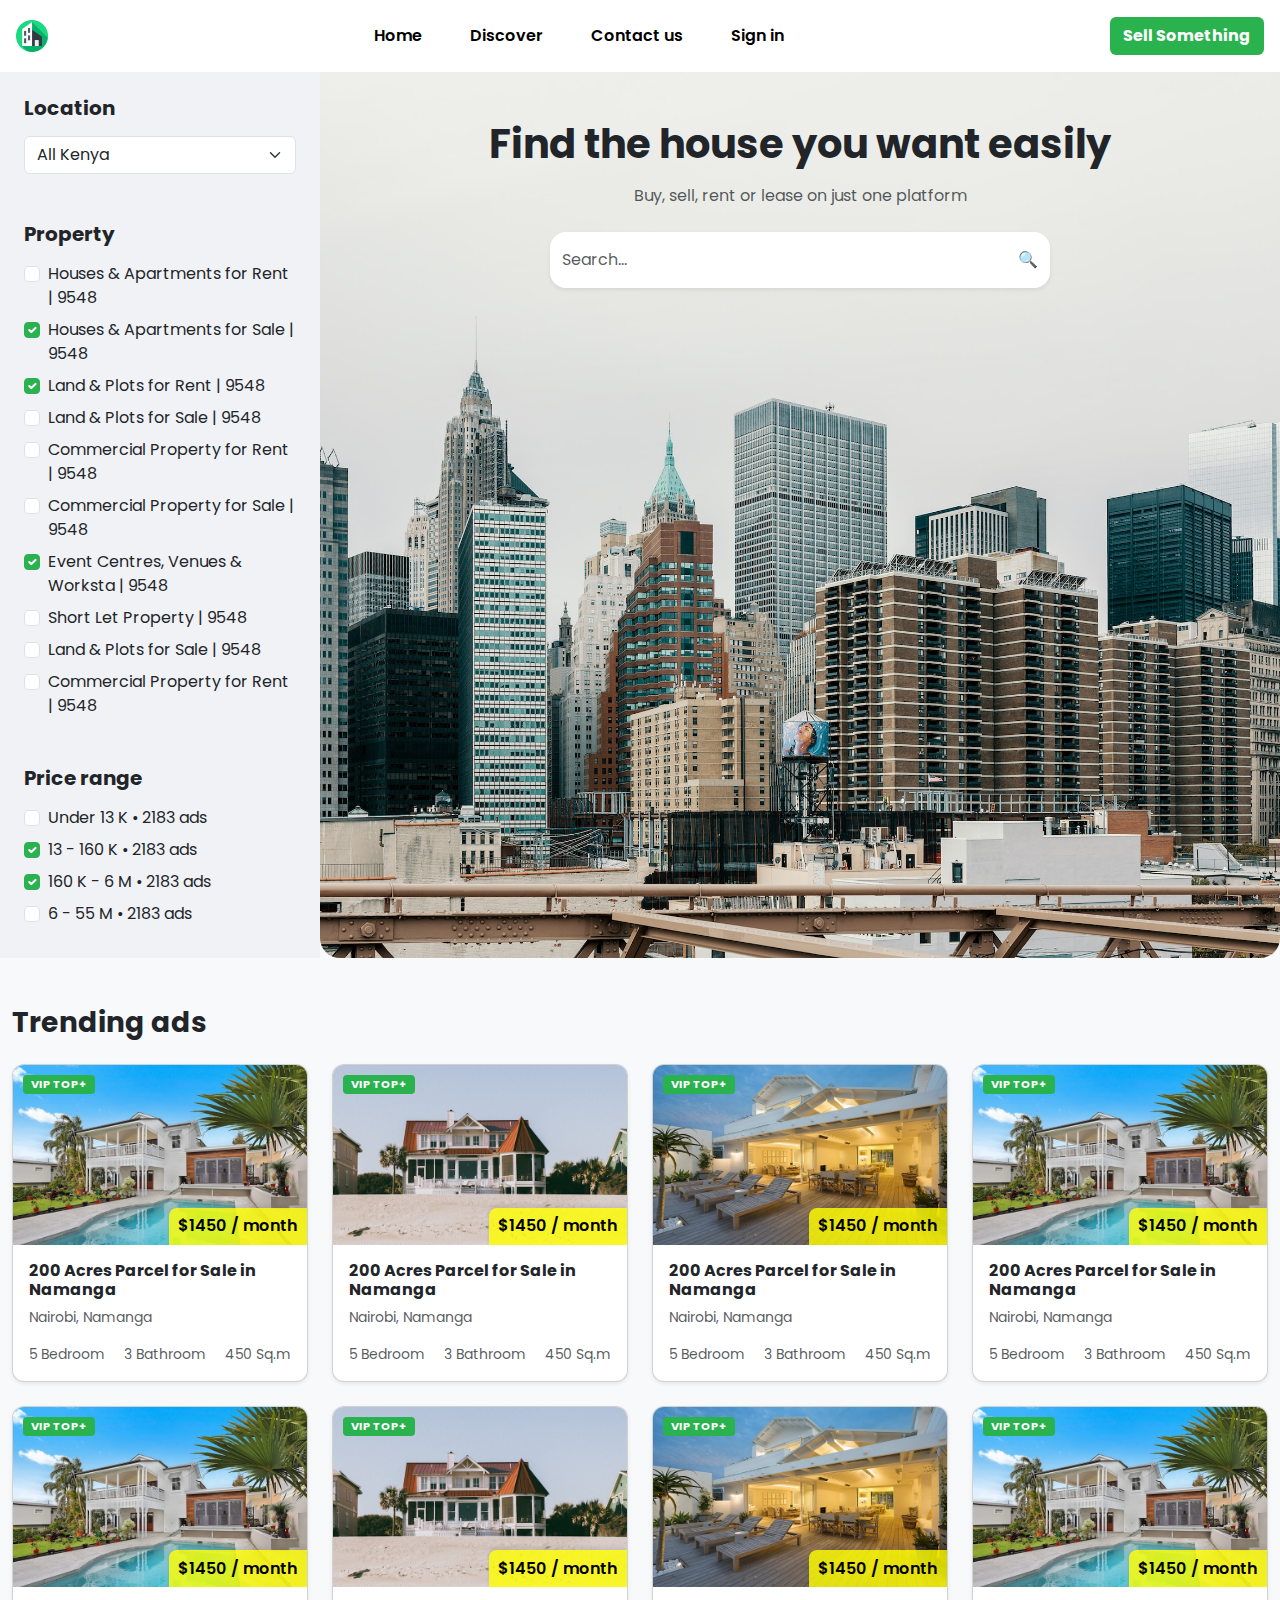
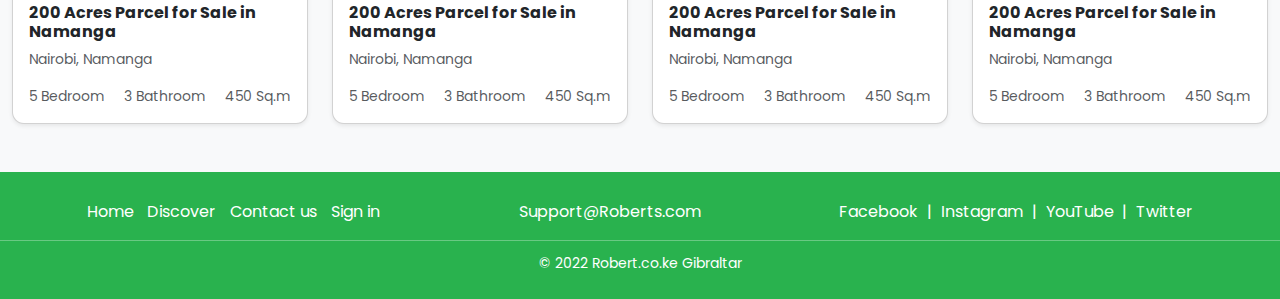
<file: index.html>
<!DOCTYPE html>
<html lang="en">
  <head>
    <meta charset="UTF-8" />
    <meta name="viewport" content="width=device-width, initial-scale=1.0" />

    <link rel="shortcut icon" href="src/images/logo.svg" type="image-logo" />
    <title>home</title>

    <!--meta tags-->
    <!-- SEO: description და keywords -->
    <meta name="description" content="იყიდება და ქირავდება ბინები/სახლები" />
    <meta
      name="keywords"
      content="უძრავი ქონება, იყიდება ბინა, ქირავდება ბინა, სახლი იყიდება, ქირავდება სახლი, იყიდება აპარტამენტი"
    />

    <!-- Open Graph (Facebook, LinkedIn) -->
    <meta
      property="og:url"
      content="house.html"
    />
    <meta property="og:type" content="website" />
    <meta property="og:title" content="იყიდება და ქირავდება ბინები" />
    <meta
      property="og:description"
      content="იყიდება და ქირავდება სახლები/აპარტამენტები/ბინები."
    />
    <meta
      property="og:image"
      content="https://github.com/R-Grigala/Find_House/main/src/images/cover.jpg"
    />

    <!-- Twitter Cards -->
    <meta name="twitter:card" content="summary_large_image" />
    <meta name="twitter:title" content="იყიდება&ქირავდება" />
    <meta name="twitter:description" content="ბინები და სახლები." />
    <meta
      name="twitter:image"
      content="https://raw.githubusercontent.com/R-Grigala/Find_House/main/src/images/1_house.jpg"
    />

    <!-- Fonts & CSS -->
    <link href="https://fonts.googleapis.com/css2?family=Poppins:wght@400;500;600;700&display=swap" rel="stylesheet">
    <link href="https://cdn.jsdelivr.net/npm/bootstrap@5.3.3/dist/css/bootstrap.min.css" rel="stylesheet">
    <link rel="stylesheet" href="src/css/style.css">

    <!-- JS -->
    <script src="https://cdn.jsdelivr.net/npm/bootstrap@5.3.3/dist/js/bootstrap.bundle.min.js" defer></script>
  </head>
  <body>
    <div class="main-container">
      <!--header nav-->
      <header class="d-flex align-items-center justify-content-between p-3 shadow-sm header-custom">
          <div class="logo">
              <a href="index.html"><img src="src/images/logo.svg" alt="Logo" height="32"></a>
          </div>
          <nav class="d-none d-md-flex justify-content-center flex-grow-1">
              <ul class="nav">
                  <li class="nav-item"><a class="nav-link fw-semibold" href="index.html">Home</a></li>
                  <li class="nav-item"><a class="nav-link fw-semibold" href="#">Discover</a></li>
                  <li class="nav-item"><a class="nav-link fw-semibold" href="#">Contact us</a></li>
                  <li class="nav-item"><a class="nav-link fw-semibold" href="#">Sign in</a></li>
              </ul>
          </nav>
          <div>
              <a href="#" class="btn btn-custom fw-bold">Sell Something</a>
          </div>
      </header>
    </div>
    <!-- Main & Sidebar -->
    <div class="container-fluid hero-section px-0">
      <div class="row g-0">
        <!-- Sidebar -->
        <div class="col-lg-3 sidebar p-4">
          <h5 class="fw-bold mb-3">Location</h5>
          <select class="form-select mb-5" aria-label="Location select">
              <option selected>All Kenya</option>
              <option value="1">Nairobi</option>
              <option value="2">Mombasa</option>
              <option value="3">Kisumu</option>
          </select>

        <h5 class="fw-bold mb-3">Property</h5>
        <div class="mb-5">
          <div class="form-check mb-2">
              <input class="form-check-input" type="checkbox" id="prop-rent-house" >
              <label class="form-check-label" for="prop-rent-house">Houses & Apartments for Rent | 9548</label>
          </div>
          <div class="form-check mb-2">
              <input class="form-check-input" type="checkbox" id="prop-sale-house" checked>
              <label class="form-check-label" for="prop-sale-house">Houses & Apartments for Sale | 9548</label>
          </div>
          <div class="form-check mb-2">
              <input class="form-check-input" type="checkbox" id="prop-rent-land" checked>
              <label class="form-check-label" for="prop-rent-land">Land & Plots for Rent | 9548</label>
          </div>
          <div class="form-check mb-2">
              <input class="form-check-input" type="checkbox" id="prop-sale-land" >
              <label class="form-check-label" for="prop-sale-land">Land & Plots for Sale | 9548</label>
          </div>
          <div class="form-check mb-2">
              <input class="form-check-input" type="checkbox" id="prop-rent-commercial">
              <label class="form-check-label" for="prop-rent-commercial">Commercial Property for Rent | 9548</label>
          </div>
          <div class="form-check mb-2">
              <input class="form-check-input" type="checkbox" id="prop-sale-commercial">
              <label class="form-check-label" for="prop-sale-commercial">Commercial Property for Sale | 9548</label>
          </div>
          <div class="form-check mb-2">
              <input class="form-check-input" type="checkbox" id="prop-event-venues" checked>
              <label class="form-check-label" for="prop-event-venues">Event Centres, Venues & Worksta | 9548</label>
          </div>
          <div class="form-check mb-2">
              <input class="form-check-input" type="checkbox" id="prop-short-let"  >
              <label class="form-check-label" for="prop-short-let">Short Let Property | 9548</label>
          </div>
          <div class="form-check mb-2">
              <input class="form-check-input" type="checkbox" id="prop-short-let"  >
              <label class="form-check-label" for="prop-short-let">Land & Plots for Sale | 9548</label>
          </div>
          <div class="form-check mb-2">
              <input class="form-check-input" type="checkbox" id="prop-short-let"  >
              <label class="form-check-label" for="prop-short-let">Commercial Property for Rent | 9548</label>
          </div>
        </div>

        <h5 class="fw-bold mb-3">Price range</h5>
        <div>
          <div class="form-check mb-2">
              <input class="form-check-input" type="checkbox" id="price-under-13" >
              <label class="form-check-label" for="price-under-13">Under 13 K • 2183 ads</label>
          </div>
          <div class="form-check mb-2">
              <input class="form-check-input" type="checkbox" id="price-13-160" checked>
              <label class="form-check-label" for="price-13-160">13 - 160 K • 2183 ads</label>
          </div>
          <div class="form-check mb-2">
              <input class="form-check-input" type="checkbox" id="price-160-6m" checked>
              <label class="form-check-label" for="price-160-6m">160 K - 6 M • 2183 ads</label>
          </div>
          <div class="form-check mb-2">
              <input class="form-check-input" type="checkbox" id="price-6m-55m">
              <label class="form-check-label" for="price-6m-55m">6 - 55 M • 2183 ads</label>
          </div>
        </div>
      </div>

        <!-- HERO-CONTENT -->
        <div class="col-lg-9 hero-content d-flex flex-column align-items-center text-center">
            <h1 class="fw-bold mb-3">Find the house you want easily</h1>
            <p class="text-muted mb-4">Buy, sell, rent or lease on just one platform</p>
            <div class="input-group search-box shadow-sm">
                <input type="text" class="form-control border-0 py-3" placeholder="Search...">
                <span class="input-group-text border-0 bg-white">
                    🔍
                </span>
            </div>
        </div>
      </div>
    </div>
    <!-- ADS -->
    <section class="container-fluid py-5 trending-section" id="trending-section">
      <h3 class="mb-4 fw-bold">Trending ads</h3>
      <div class="row row-cols-1 row-cols-sm-2 row-cols-md-3 row-cols-lg-4 g-4">
        <!-- CARD 1 -->
        <div class="col">
          <a href="house.html" class="text-decoration-none text-dark">
            <div class="card property-card h-100 shadow-sm">
              <div class="card-img-wrapper position-relative">
                <span class="badge vip-badge position-absolute">VIP TOP+</span>
                <img src="src/images/1_house.jpg" class="card-img-top" alt="Property 1">
                <div class="price-overlay position-absolute">$1450 / month</div>
              </div>
              <div class="card-body p-3">
                <h6 class="card-title fw-bold">200 Acres Parcel for Sale in Namanga</h6>
                <p class="text-muted small">Nairobi, Namanga</p>
                <div class="d-flex justify-content-between mt-3 small text-muted">
                  <span>5 Bedroom</span>
                  <span>3 Bathroom</span>
                  <span>450 Sq.m</span>
                </div>
              </div>
            </div>
          </a>
        </div>

        <!-- CARD 2 -->
        <div class="col">
            <a href="house.html" class="text-decoration-none text-dark">
                <div class="card property-card h-100 shadow-sm">
                    <div class="card-img-wrapper position-relative">
                        <span class="badge vip-badge position-absolute">VIP TOP+</span>
                        <img src="src/images/2_house.jpg" class="card-img-top" alt="Property 2">
                        <div class="price-overlay position-absolute">$1450 / month</div>
                    </div>
                    <div class="card-body p-3">
                        <h6 class="card-title fw-bold">200 Acres Parcel for Sale in Namanga</h6>
                        <p class="text-muted small">Nairobi, Namanga</p>
                        <div class="d-flex justify-content-between mt-3 small text-muted">
                            <span>5 Bedroom</span>
                            <span>3 Bathroom</span>
                            <span>450 Sq.m</span>
                        </div>
                    </div>
                </div>
            </a>
        </div>

        <!-- CARD 3 -->
        <div class="col">
            <a href="house.html" class="text-decoration-none text-dark">
                <div class="card property-card h-100 shadow-sm">
                    <div class="card-img-wrapper position-relative">
                        <span class="badge vip-badge position-absolute">VIP TOP+</span>
                        <img src="src/images/3_house.jpg" class="card-img-top" alt="Property 3">
                        <div class="price-overlay position-absolute">$1450 / month</div>
                    </div>
                    <div class="card-body p-3">
                        <h6 class="card-title fw-bold">200 Acres Parcel for Sale in Namanga</h6>
                        <p class="text-muted small">Nairobi, Namanga</p>
                        <div class="d-flex justify-content-between mt-3 small text-muted">
                            <span>5 Bedroom</span>
                            <span>3 Bathroom</span>
                            <span>450 Sq.m</span>
                        </div>
                    </div>
                </div>
            </a>
        </div>

        <!-- CARD 4 -->
        <div class="col">
            <a href="house.html" class="text-decoration-none text-dark">
                <div class="card property-card h-100 shadow-sm">
                    <div class="card-img-wrapper position-relative">
                        <span class="badge vip-badge position-absolute">VIP TOP+</span>
                        <img src="src/images/4_house.jpg" class="card-img-top" alt="Property 4">
                        <div class="price-overlay position-absolute">$1450 / month</div>
                    </div>
                    <div class="card-body p-3">
                        <h6 class="card-title fw-bold">200 Acres Parcel for Sale in Namanga</h6>
                        <p class="text-muted small">Nairobi, Namanga</p>
                        <div class="d-flex justify-content-between mt-3 small text-muted">
                            <span>5 Bedroom</span>
                            <span>3 Bathroom</span>
                            <span>450 Sq.m</span>
                        </div>
                    </div>
                </div>
            </a>
        </div>

        <!-- CARD 5 -->
        <div class="col">
            <a href="house.html" class="text-decoration-none text-dark">
                <div class="card property-card h-100 shadow-sm">
                    <div class="card-img-wrapper position-relative">
                        <span class="badge vip-badge position-absolute">VIP TOP+</span>
                        <img src="src/images/1_house.jpg" class="card-img-top" alt="Property 5">
                        <div class="price-overlay position-absolute">$1450 / month</div>
                    </div>
                    <div class="card-body p-3">
                        <h6 class="card-title fw-bold">200 Acres Parcel for Sale in Namanga</h6>
                        <p class="text-muted small">Nairobi, Namanga</p>
                        <div class="d-flex justify-content-between mt-3 small text-muted">
                            <span>5 Bedroom</span>
                            <span>3 Bathroom</span>
                            <span>450 Sq.m</span>
                        </div>
                    </div>
                </div>
            </a>
        </div>

        <!-- CARD 6 -->
        <div class="col">
            <a href="house.html" class="text-decoration-none text-dark">
                <div class="card property-card h-100 shadow-sm">
                    <div class="card-img-wrapper position-relative">
                        <span class="badge vip-badge position-absolute">VIP TOP+</span>
                        <img src="src/images/2_house.jpg" class="card-img-top" alt="Property 6">
                        <div class="price-overlay position-absolute">$1450 / month</div>
                    </div>
                    <div class="card-body p-3">
                        <h6 class="card-title fw-bold">200 Acres Parcel for Sale in Namanga</h6>
                        <p class="text-muted small">Nairobi, Namanga</p>
                        <div class="d-flex justify-content-between mt-3 small text-muted">
                            <span>5 Bedroom</span>
                            <span>3 Bathroom</span>
                            <span>450 Sq.m</span>
                        </div>
                    </div>
                </div>
            </a>
        </div>

        <!-- CARD 7 -->
        <div class="col">
            <a href="house.html" class="text-decoration-none text-dark">
                <div class="card property-card h-100 shadow-sm">
                    <div class="card-img-wrapper position-relative">
                        <span class="badge vip-badge position-absolute">VIP TOP+</span>
                        <img src="src/images/3_house.jpg" class="card-img-top" alt="Property 7">
                        <div class="price-overlay position-absolute">$1450 / month</div>
                    </div>
                    <div class="card-body p-3">
                        <h6 class="card-title fw-bold">200 Acres Parcel for Sale in Namanga</h6>
                        <p class="text-muted small">Nairobi, Namanga</p>
                        <div class="d-flex justify-content-between mt-3 small text-muted">
                            <span>5 Bedroom</span>
                            <span>3 Bathroom</span>
                            <span>450 Sq.m</span>
                        </div>
                    </div>
                </div>
            </a>
        </div>

        <!-- CARD 8 -->
        <div class="col">
            <a href="house.html" class="text-decoration-none text-dark">
                <div class="card property-card h-100 shadow-sm">
                    <div class="card-img-wrapper position-relative">
                        <span class="badge vip-badge position-absolute">VIP TOP+</span>
                        <img src="src/images/4_house.jpg" class="card-img-top" alt="Property 8">
                        <div class="price-overlay position-absolute">$1450 / month</div>
                    </div>
                    <div class="card-body p-3">
                        <h6 class="card-title fw-bold">200 Acres Parcel for Sale in Namanga</h6>
                        <p class="text-muted small">Nairobi, Namanga</p>
                        <div class="d-flex justify-content-between mt-3 small text-muted">
                            <span>5 Bedroom</span>
                            <span>3 Bathroom</span>
                            <span>450 Sq.m</span>
                        </div>
                    </div>
                </div>
            </a>
        </div>
      </div>
    </section>
    <!-- FOOTER -->
    <footer class="footer-custom py-4">
      <div class="container d-flex justify-content-between align-items-center flex-wrap">
        <!-- Navigation -->
        <div class="footer-nav mb-2 mb-md-0">
            <a href="#">Home</a> 
            <a href="#">Discover</a>  
            <a href="#">Contact us</a> 
            <a href="#">Sign in</a>
        </div>
        <!-- Email -->
        <div class="footer-support mb-2 mb-md-0">
            <a href="mailto:Support@Roberts.com">Support@Roberts.com</a>
        </div>
        <!-- Socials -->
        <div class="footer-socials mb-2 mb-md-0">
          <a href="https://www.facebook.com" target="_blank" rel="noopener noreferrer">Facebook</a> | 
          <a href="https://www.instagram.com" target="_blank" rel="noopener noreferrer">Instagram</a> | 
          <a href="https://www.youtube.com" target="_blank" rel="noopener noreferrer">YouTube</a> | 
          <a href="https://www.x.com" target="_blank" rel="noopener noreferrer">Twitter</a>
        </div>
      </div>
      <div class="footer-copy text-center mt-3">
          <span class="small text-white">© 2022 Robert.co.ke Gibraltar</span>
      </div>
    </footer>
  </body>
</html>
</file>
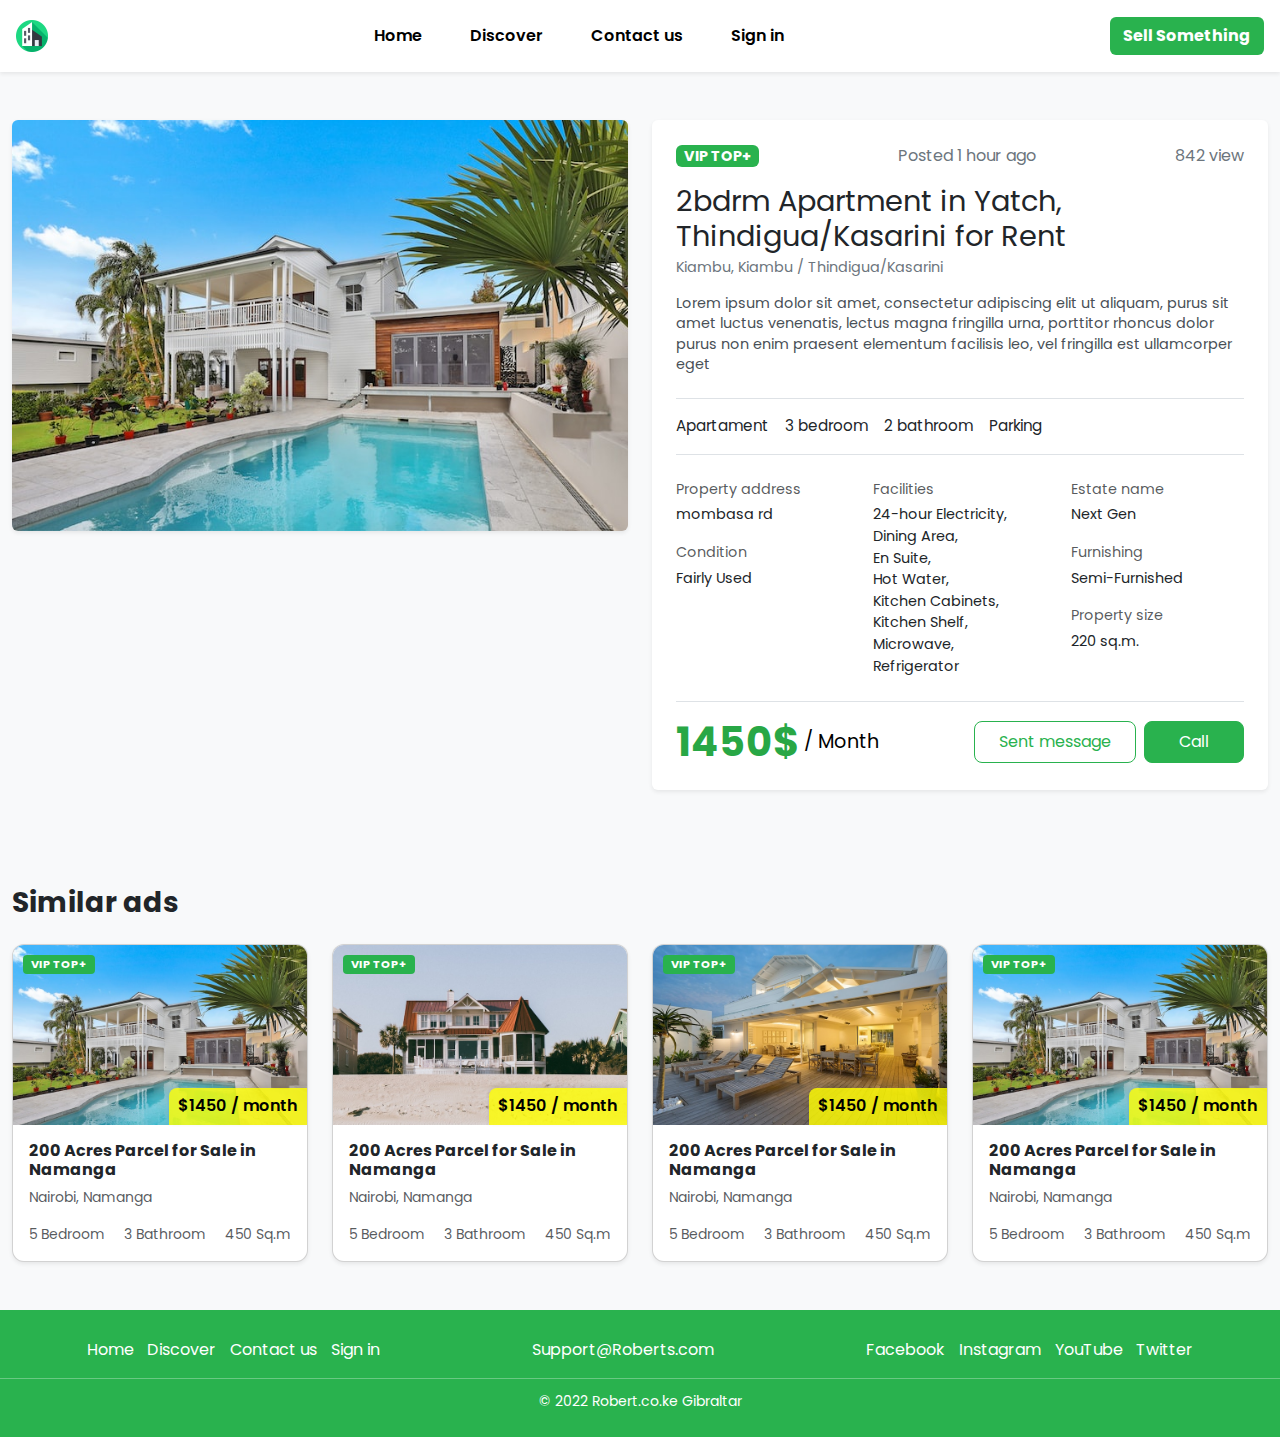
<file: house.html>
<!DOCTYPE html>
<html lang="en">
<head>
    <meta charset="UTF-8">
    <meta name="viewport" content="width=device-width, initial-scale=1.0">
    <link rel="shortcut icon" href="src/images/logo.svg" type="image-logo" />
    <title>House</title>

    <!-- SEO Meta Tags -->
    <meta name="description" content="Find houses, apartments, land, and commercial properties for rent or sale across Kenya. Browse trending property listings and find your perfect home easily.">
    <meta name="keywords" content="houses for rent, apartments for rent, property for sale, land for sale, Kenya real estate, home rental, property listings, commercial property, short let, event venues">
    <meta name="robots" content="index, follow">
    <meta name="author" content="Roberts.com">

    <!-- Open Graph (Facebook, LinkedIn) -->
    <meta
      property="og:url"
      content="https://r-grigala.github.io/Find_House/"
    />
    <meta property="og:type" content="website" />
    <meta property="og:title" content="იყიდება და ქირავდება ბინები" />
    <meta
      property="og:description"
      content="იყიდება და ქირავდება სახლები/აპარტამენტები/ბინები."
    />
    <meta
      property="og:image"
      content="https://github.com/R-Grigala/Find_House/main/src/images/cover.jpg"
    />

    <!-- Twitter Cards -->
    <meta name="twitter:card" content="summary_large_image" />
    <meta name="twitter:title" content="იყიდება&ქირავდება" />
    <meta name="twitter:description" content="ბინები და სახლები." />
    <meta
      name="twitter:image"
      content="https://raw.githubusercontent.com/R-Grigala/Find_House/main/src/images/1_house.jpg"
    />

    <!-- Favicon -->
    <link rel="icon" href="src/images/logo.svg" type="image/x-icon">

    <!-- Fonts & CSS -->
    <link href="https://fonts.googleapis.com/css2?family=Poppins:wght@400;500;600;700&display=swap" rel="stylesheet">
    <link href="https://cdn.jsdelivr.net/npm/bootstrap@5.3.3/dist/css/bootstrap.min.css" rel="stylesheet">
    <link rel="stylesheet" href="src/css/style.css">

    <!-- JS -->
    <script src="https://cdn.jsdelivr.net/npm/bootstrap@5.3.3/dist/js/bootstrap.bundle.min.js" defer></script>
</head>

<body>

<div class="main-container">
    <header class="d-flex align-items-center justify-content-between p-3 shadow-sm header-custom">
        <div class="logo">
            <a href="index.html"><img src="src/images/logo.svg" alt="Logo" height="32"></a>
        </div>
        <nav class="d-none d-md-flex justify-content-center flex-grow-1">
            <ul class="nav">
                <li class="nav-item"><a class="nav-link fw-semibold" href="index.html">Home</a></li>
                <li class="nav-item"><a class="nav-link fw-semibold" href="#">Discover</a></li>
                <li class="nav-item"><a class="nav-link fw-semibold" href="#">Contact us</a></li>
                <li class="nav-item"><a class="nav-link fw-semibold" href="#">Sign in</a></li>
            </ul>
        </nav>
        <div>
            <a href="#" class="btn btn-custom fw-bold">Sell Something</a>
        </div>
    </header>

    <!-- Home section -->
    <div class="container-fluid py-5">
        <div class="row g-4 align-items-start justify-content-center ">

        <div class="col-lg-6 col-md-12">
            <img src="src/images/1_house.jpg" class="img-fluid rounded shadow-sm" alt="Property Image">
        </div>

        <div class="col-lg-6 col-md-12">
            <div class="property-details-card p-4 shadow-sm rounded bg-white">
        
            <div class="d-flex justify-content-between align-items-center mb-3">
                <span class="badge text-white bg-success py-1 px-2 fw-bold" style="font-size: 0.9rem;">VIP TOP+</span>
                <span class="d-none d-sm-inline"  style="color: #6c757d;" >Posted 1 hour ago</span>
                <span class="text-nowrap" style="color: #6c757d;">
                    <i class="bi bi-eye"></i> 842 view
                </span>
            </div>

            <h2 class="fw-normal mb-1" style="font-size: 1.8rem; color: #212529;">2bdrm Apartment in Yatch, Thindigua/Kasarini for Rent</h2>
            <p class="mb-3" style="font-size: 0.9rem; color: #6c757d;">Kiambu, Kiambu / Thindigua/Kasarini</p>
            
            <p class="mb-4" style="color: #495057;">
                Lorem ipsum dolor sit amet, consectetur adipiscing elit ut aliquam, purus sit amet 
                luctus venenatis, lectus magna fringilla urna, porttitor rhoncus dolor purus non enim 
                praesent elementum facilisis leo, vel fringilla est ullamcorper eget
            </p>

            <div class="d-flex flex-wrap gap-3 py-3 border-top border-bottom mb-4">
                <div class="text-dark fw-normal" style="font-size: 0.95rem;">Apartament</div>
                <div class="text-dark fw-normal" style="font-size: 0.95rem;">3 bedroom</div>
                <div class="text-dark fw-normal" style="font-size: 0.95rem;">2 bathroom</div>
                <div class="text-dark fw-normal" style="font-size: 0.95rem;">Parking</div>
            </div>

            <div class="row row-cols-3 mb-4 g-4" style="font-size: 0.9rem;">      
                <div class="col">
                    <div class="text-muted fw-normal mb-1">Property address</div>
                    <div class="text-dark mb-3">mombasa rd</div>

                    <div class="text-muted fw-normal mb-1">Condition</div>
                    <div class="text-dark">Fairly Used</div>
                    
                </div>
                <div class="col">
                    <div class="text-muted fw-normal mb-1">Facilities</div>
                    <div class="text-dark">
                        24-hour Electricity,<br>
                        Dining Area,<br>
                        En Suite,<br>
                        Hot Water,<br>
                        Kitchen Cabinets,<br>
                        Kitchen Shelf,<br>
                        Microwave,<br>
                        Refrigerator
                    </div>
                </div>
            
            <div class="col">
                <div class="text-muted fw-normal mb-1">Estate name</div>
                <div class="text-dark mb-3">Next Gen</div>

                <div class="text-muted fw-normal mb-1">Furnishing</div>
                <div class="text-dark mb-3">Semi-Furnished</div>
                
                <div class="text-muted fw-normal mb-1">Property size</div>
                <div class="text-dark">220 sq.m.</div>
            </div>
        </div>

        <div class="d-flex justify-content-between align-items-center pt-3 border-top">
            <div class="d-flex align-items-center">
                <h3 class="fw-bold m-0" style="color: #28a745; font-size: 2.5rem">1450$</h3>
                <span class="ms-1" style="font-size: 1.2rem; color: black;">/ Month</span>
            </div>
            
            <div class="d-flex gap-2">
                <button class="btn btn-outline-success py-2 px-4 rounded-3" style="border-color: #28a745;">Sent message</button>
                <button class="btn btn-success py-2 px-4 rounded-3">Call</button>
            </div>
        </div>

    </div>
</div>

  </div>
</div>

<section class="container-fluid py-5 trending-section" id="trending-section">
    <h3 class="mb-4 fw-bold">Similar ads</h3>
    <div class="row row-cols-1 row-cols-sm-2 row-cols-md-3 row-cols-lg-4 g-4">
        <!-- CARD 1 -->
        <div class="col">
            <a href="house.html" class="text-decoration-none text-dark">
                <div class="card property-card h-100 shadow-sm">
                    <div class="card-img-wrapper position-relative">
                        <span class="badge vip-badge position-absolute">VIP TOP+</span>
                        <img src="src/images/1_house.jpg" class="card-img-top" alt="Property 1">
                        <div class="price-overlay position-absolute">$1450 / month</div>
                    </div>
                    <div class="card-body p-3">
                        <h6 class="card-title fw-bold">200 Acres Parcel for Sale in Namanga</h6>
                        <p class="text-muted small">Nairobi, Namanga</p>
                        <div class="d-flex justify-content-between mt-3 small text-muted">
                            <span>5 Bedroom</span>
                            <span>3 Bathroom</span>
                            <span>450 Sq.m</span>
                        </div>
                    </div>
                </div>
            </a>
        </div>

        <!-- CARD 2 -->
        <div class="col">
            <a href="house.html" class="text-decoration-none text-dark">
                <div class="card property-card h-100 shadow-sm">
                    <div class="card-img-wrapper position-relative">
                        <span class="badge vip-badge position-absolute">VIP TOP+</span>
                        <img src="src/images/2_house.jpg" class="card-img-top" alt="Property 2">
                        <div class="price-overlay position-absolute">$1450 / month</div>
                    </div>
                    <div class="card-body p-3">
                        <h6 class="card-title fw-bold">200 Acres Parcel for Sale in Namanga</h6>
                        <p class="text-muted small">Nairobi, Namanga</p>
                        <div class="d-flex justify-content-between mt-3 small text-muted">
                            <span>5 Bedroom</span>
                            <span>3 Bathroom</span>
                            <span>450 Sq.m</span>
                        </div>
                    </div>
                </div>
            </a>
        </div>

        <!-- CARD 3 -->
        <div class="col">
            <a href="house.html" class="text-decoration-none text-dark">
                <div class="card property-card h-100 shadow-sm">
                    <div class="card-img-wrapper position-relative">
                        <span class="badge vip-badge position-absolute">VIP TOP+</span>
                        <img src="src/images/3_house.jpg" class="card-img-top" alt="Property 3">
                        <div class="price-overlay position-absolute">$1450 / month</div>
                    </div>
                    <div class="card-body p-3">
                        <h6 class="card-title fw-bold">200 Acres Parcel for Sale in Namanga</h6>
                        <p class="text-muted small">Nairobi, Namanga</p>
                        <div class="d-flex justify-content-between mt-3 small text-muted">
                            <span>5 Bedroom</span>
                            <span>3 Bathroom</span>
                            <span>450 Sq.m</span>
                        </div>
                    </div>
                </div>
            </a>
        </div>

        <!-- CARD 4 -->
        <div class="col">
            <a href="house.html" class="text-decoration-none text-dark">
                <div class="card property-card h-100 shadow-sm">
                    <div class="card-img-wrapper position-relative">
                        <span class="badge vip-badge position-absolute">VIP TOP+</span>
                        <img src="src/images/4_house.jpg" class="card-img-top" alt="Property 4">
                        <div class="price-overlay position-absolute">$1450 / month</div>
                    </div>
                    <div class="card-body p-3">
                        <h6 class="card-title fw-bold">200 Acres Parcel for Sale in Namanga</h6>
                        <p class="text-muted small">Nairobi, Namanga</p>
                        <div class="d-flex justify-content-between mt-3 small text-muted">
                            <span>5 Bedroom</span>
                            <span>3 Bathroom</span>
                            <span>450 Sq.m</span>
                        </div>
                    </div>
                </div>
            </a>
        </div>
    </div>
</section>
        <!-- FOOTER -->
        <footer class="footer-custom py-4">
            <div class="container d-flex justify-content-between align-items-center flex-wrap">
                <!-- Navigation -->
                <div class="footer-nav mb-2 mb-md-0">
                    <a href="#">Home</a> 
                    <a href="#">Discover</a> 
                    <a href="#">Contact us</a> 
                    <a href="#">Sign in</a>
                </div>
                <!-- Email -->
                <div class="footer-support mb-2 mb-md-0">
                    <a href="mailto:Support@Roberts.com">Support@Roberts.com</a>
                </div>
                <!-- Socials -->
                <div class="footer-socials mb-2 mb-md-0">
                    <a href="https://www.facebook.com" target="_blank" rel="noopener noreferrer">Facebook</a> 
                    <a href="https://www.instagram.com" target="_blank" rel="noopener noreferrer">Instagram</a>  
                    <a href="https://www.youtube.com" target="_blank" rel="noopener noreferrer">YouTube</a> 
                    <a href="https://www.x.com" target="_blank" rel="noopener noreferrer">Twitter</a>
                </div>
            </div>

            <div class="footer-copy text-center mt-3">
                <span class="small text-white">© 2022 Robert.co.ke Gibraltar</span>
            </div>
        </footer>
    </div>
</body>
</html>
</file>
<file: src/css/style.css>
* {
  margin: 0;
  padding: 0;
  box-sizing: border-box;
}
body {
    font-family: 'Poppins', sans-serif;
    margin: 0;
    background-color: #f8f9fa;
}
.main-container {
    max-width: 1920px;
    margin: 0 auto;  
}

.header-custom {
    background-color: #fff;
}
.nav-link {
    color: #000;
    margin: 0 0.5rem;
}
.nav-link:hover {
    color: #29B24E;
}
.btn-custom {
    background-color: #29B24E;
    color: #fff;
    font-weight: 600;
}
.btn-custom:hover {
    background-color: #218e3a;
    color: #fff;
}

.sidebar {
    background-color: #f1f2f6;
    min-height: 100%;
}
.form-check-input:checked {
    background-color: #29B24E;
    border-color: #29B24E;
}


/* --- Property --- */
.property-details-card {
    background-color: #fff;
    border-radius: 1rem;
    box-shadow: 0 8px 20px rgba(0,0,0,0.08);
}

.property-details-card .badge {
    font-size: 0.8rem;
    padding: 0.4rem 0.6rem;
}

.property-details-card h3 {
    font-size: 1.5rem;
}

.property-details-card p {
    font-size: 0.9rem;
    line-height: 1.4;
}

.property-details-card button {
    min-width: 100px;
    
}
 
.bg-success
{
    background-color: #29B24E !important;

}

.text-success{
    color: #29B24E !important;
}

.btn-outline-success{
    color: #29B24E !important;
    border-color: #29B24E !important;
}
.btn-outline-success:hover{
    background-color: #29B24E !important;
    color: #fff !important;
}

.btn-success
{
    background-color: #29B24E !important;
    border-color: #29B24E !important;
}

/* --- HERO --- */
.hero-section {
    min-height: 450px;
}
.hero-content {
    background: url('../images/cover.jpg') center/cover no-repeat;  
    min-height: 450px;
    padding: 3rem;
    border-radius: 0 0 20px 20px;
    display: flex;
    flex-direction: column;
    justify-content: flex-start;  
    align-items: center;
    text-align: center;
}

.search-box {
    width: 60%;
    max-width: 500px;
    border-radius: 1rem;
    overflow: hidden;
}

/* --- TRENDING ADS --- */
.property-card {
    border-radius: 0.75rem;
    overflow: hidden;
}
.card-img-wrapper {
    position: relative;
}
.card-img-top {
    height: 180px;
    object-fit: cover;
}
.vip-badge {
    background-color: #29B24E;
    color: #fff;
    font-size: 0.7rem;
    padding: 0.25rem 0.5rem;
    border-radius: 0.25rem;
    top: 10px;
    left: 10px;
}
.price-overlay {
    position: absolute;
    bottom:0;
    right: 0;
    background: rgba(255, 255, 0, 0.8);
    color: #000000;
    padding: 0.4rem 0.6rem;
    font-weight: 600;
    border-top-left-radius: 0.5rem;
    box-shadow: 0 -2px 5px rgba(0,0,0,0.1);
}

/* --- FOOTER --- */
.footer-custom {
    background-color: #29B24E;
    color: #fff;
    padding-bottom: 1rem;
}

.footer-custom a {
    color: #fff;
    text-decoration: none;
    margin: 0 0.3rem;
}

.footer-custom a:hover {
    text-decoration: underline;
}

/* Flex container inside footer */
.footer-custom .container {
    display: flex;
    justify-content: space-between;
    align-items: center;
    flex-wrap: wrap; /* ensures it wraps on small screens */
}

.footer-custom .footer-nav,
.footer-custom .footer-support,
.footer-custom .footer-socials {
    margin: 0.25rem 0; /* spacing for smaller screens */
}

.footer-copy {
    text-align: center;
    padding-top: 10px;
    border-top: solid 1px rgba(255, 255, 255, 0.3);
}
</file>
